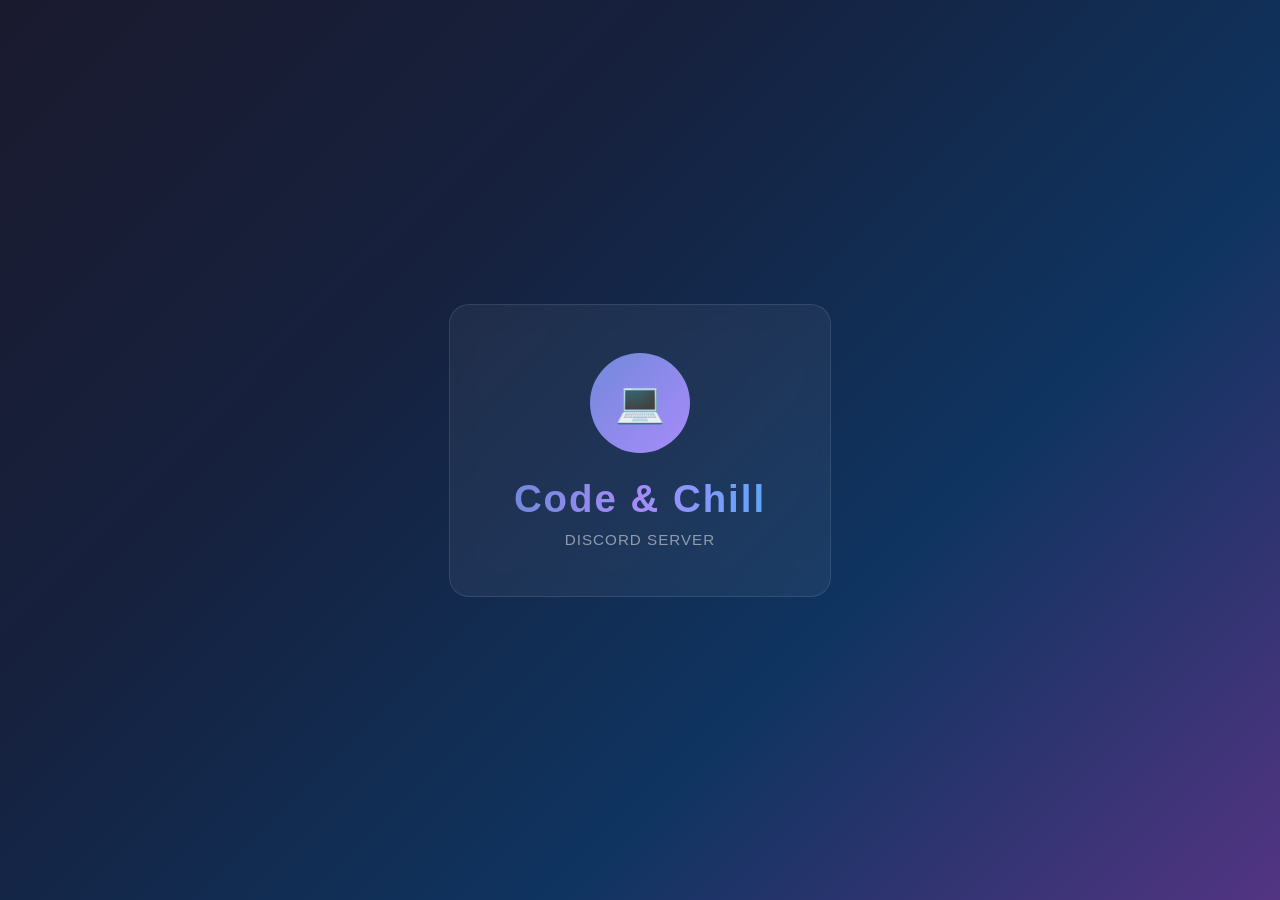
<file: discord.html>
<!DOCTYPE html>
<html lang="en">
<head>
  <meta charset="UTF-8">
  <meta name="viewport" content="width=device-width, initial-scale=1.0">
  <title>Code & Chill</title>
  <style>
    * {
      box-sizing: border-box;
      margin: 0;
      padding: 0;
    }

    body {
      min-height: 100vh;
      background: linear-gradient(135deg, #1a1a2e, #16213e, #0f3460, #533483);
      display: flex;
      align-items: center;
      justify-content: center;
      font-family: 'Segoe UI', sans-serif;
    }

    .card {
      background: rgba(255, 255, 255, 0.05);
      backdrop-filter: blur(12px);
      border: 1px solid rgba(255, 255, 255, 0.1);
      border-radius: 20px;
      padding: 48px 64px;
      text-align: center;
      color: white;
    }

    .icon {
      width: 100px;
      height: 100px;
      border-radius: 50%;
      background: linear-gradient(135deg, #7289da, #a78bfa);
      display: flex;
      align-items: center;
      justify-content: center;
      margin: 0 auto 24px;
      font-size: 2.5rem;
    }

    h1 {
      font-size: 2.4rem;
      font-weight: 700;
      letter-spacing: 2px;
      background: linear-gradient(90deg, #7289da, #a78bfa, #60a5fa);
      -webkit-background-clip: text;
      -webkit-text-fill-color: transparent;
      background-clip: text;
    }

    p {
      margin-top: 10px;
      font-size: 0.95rem;
      color: rgba(255, 255, 255, 0.5);
      letter-spacing: 1px;
      text-transform: uppercase;
    }
  </style>
</head>
<body>
  <div class="card">
    <div class="icon">💻</div>
    <h1>Code &amp; Chill</h1>
    <p>Discord Server</p>
  </div>
</body>
</html>
</file>
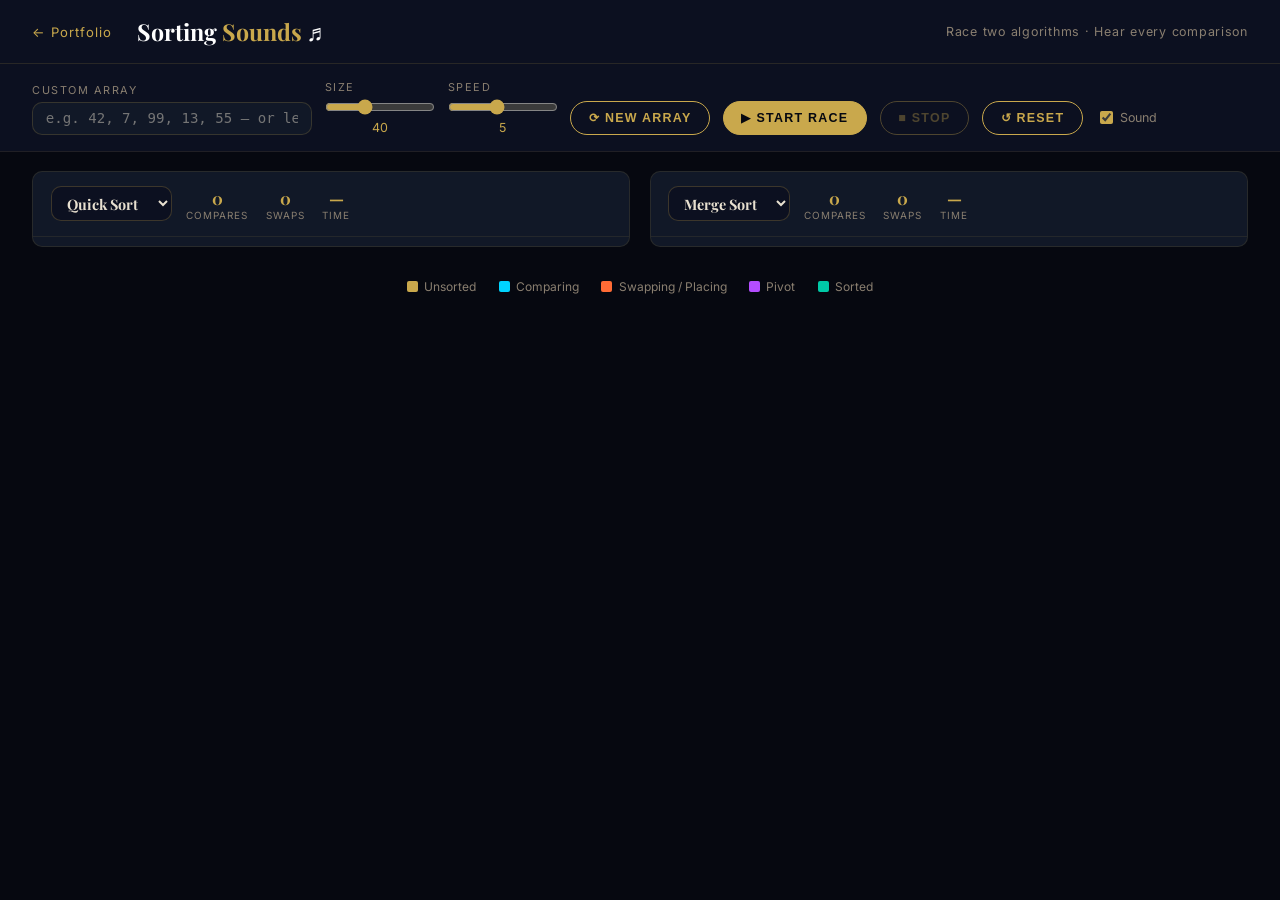
<file: sorting.html>
<!DOCTYPE html>
<html lang="en">
<head>
  <meta charset="UTF-8" />
  <meta name="viewport" content="width=device-width, initial-scale=1.0" />
  <title>Sorting Sounds — Angel Resto</title>
  <style>
    @import url('https://fonts.googleapis.com/css2?family=Playfair+Display:ital,wght@0,400;0,700;1,400&family=Inter:wght@300;400;500;600;700&display=swap');
    * { margin:0; padding:0; box-sizing:border-box; }
    :root {
      --gold:#c9a84c; --gold-l:#e8c96a; --gold-d:#7a5f25;
      --bg:#060810; --bgm:#0c1020; --bgc:#111827;
      --text:#e8e0d0; --dim:#8a7f70;
      --cyan:#00d4ff; --orange:#ff6b35; --green:#00c9a7; --purple:#b44dff;
      --r:10px;
    }
    body { font-family:'Inter',sans-serif; background:var(--bg); color:var(--text); min-height:100vh; }

    /* ── header ── */
    header {
      padding:1rem 2rem; display:flex; align-items:center; gap:1.5rem;
      border-bottom:1px solid rgba(201,168,76,.15); background:var(--bgm);
      position:sticky; top:0; z-index:10;
    }
    .back { color:var(--gold); text-decoration:none; font-size:.82rem; letter-spacing:.08em; transition:opacity .2s; }
    .back:hover { opacity:.6; }
    header h1 { font-family:'Playfair Display',serif; font-size:1.45rem; color:#fff; }
    header h1 span { color:var(--gold); }
    .subtitle { font-size:.78rem; color:var(--dim); margin-left:auto; letter-spacing:.06em; }

    /* ── controls ── */
    .controls {
      padding:1rem 2rem; background:var(--bgm);
      border-bottom:1px solid rgba(201,168,76,.1);
      display:flex; flex-wrap:wrap; gap:.8rem; align-items:flex-end;
    }
    .cg { display:flex; flex-direction:column; gap:.3rem; }
    .cg label { font-size:.68rem; letter-spacing:.14em; text-transform:uppercase; color:var(--dim); }
    .cg input[type=text] {
      background:var(--bgc); border:1px solid rgba(201,168,76,.2); color:var(--text);
      padding:.45rem .8rem; border-radius:var(--r); font-size:.88rem; font-family:monospace;
      width:280px; outline:none; transition:border-color .2s;
    }
    .cg input[type=text]:focus { border-color:var(--gold); }
    .cg input[type=range] { width:110px; accent-color:var(--gold); cursor:pointer; }
    .rv { font-size:.78rem; color:var(--gold); text-align:center; }
    .btn {
      background:transparent; border:1.5px solid var(--gold); color:var(--gold);
      padding:.45rem 1.1rem; border-radius:50px; font-size:.78rem; font-weight:600;
      letter-spacing:.1em; text-transform:uppercase; cursor:pointer;
      transition:background .2s,color .2s; height:34px; align-self:flex-end; white-space:nowrap;
    }
    .btn:hover { background:var(--gold); color:var(--bg); }
    .btn.primary { background:var(--gold); color:var(--bg); }
    .btn.primary:hover { background:var(--gold-l); }
    .btn:disabled { opacity:.35; cursor:default; pointer-events:none; }
    .sound-lbl {
      display:flex; align-items:center; gap:.4rem; font-size:.78rem; color:var(--dim);
      cursor:pointer; align-self:flex-end; height:34px; padding:0 .3rem;
    }
    .sound-lbl input { accent-color:var(--gold); cursor:pointer; }

    /* ── race ── */
    .race {
      display:grid; grid-template-columns:1fr 1fr; gap:1.2rem;
      padding:1.2rem 2rem;
    }

    /* ── panel ── */
    .panel {
      background:var(--bgc); border:1px solid rgba(201,168,76,.12);
      border-radius:var(--r); overflow:hidden; display:flex; flex-direction:column;
      transition:border-color .3s, box-shadow .3s;
    }
    .panel.winner {
      border-color:var(--gold);
      box-shadow:0 0 32px rgba(201,168,76,.22);
    }
    .panel-head {
      padding:.9rem 1.1rem; border-bottom:1px solid rgba(201,168,76,.1);
      display:flex; align-items:center; gap:.9rem; flex-wrap:wrap;
    }
    .panel-head select {
      background:var(--bgm); border:1px solid rgba(201,168,76,.25); color:var(--text);
      padding:.35rem .7rem; border-radius:var(--r);
      font-family:'Playfair Display',serif; font-size:.9rem; font-weight:700;
      cursor:pointer; outline:none; transition:border-color .2s;
    }
    .panel-head select:focus { border-color:var(--gold); }
    .stats { display:flex; gap:1.1rem; }
    .stat { display:flex; flex-direction:column; align-items:center; }
    .sv { font-size:1.05rem; font-weight:700; color:var(--gold); font-family:'Playfair Display',serif; }
    .sl { font-size:.62rem; letter-spacing:.1em; text-transform:uppercase; color:var(--dim); }
    .badge {
      margin-left:auto; background:var(--gold); color:var(--bg);
      font-size:.68rem; font-weight:700; letter-spacing:.1em; text-transform:uppercase;
      padding:.2rem .7rem; border-radius:50px; display:none;
    }
    .panel.winner .badge { display:inline-block; }

    /* ── bars ── */
    .bars-wrap { padding:.6rem .6rem 0; flex:1; height:300px; }
    .bars { display:flex; align-items:flex-end; gap:2px; width:100%; height:100%; }
    .bar { flex:1; border-radius:2px 2px 0 0; background:var(--gold); min-width:1px; }
    .bar.cmp { background:var(--cyan); }
    .bar.swp { background:var(--orange); }
    .bar.pvt { background:var(--purple); }
    .bar.srt { background:var(--green); }

    /* ── legend ── */
    .legend {
      display:flex; justify-content:center; gap:1.4rem; flex-wrap:wrap;
      padding:.8rem 2rem 1.2rem;
    }
    .li { display:flex; align-items:center; gap:.4rem; font-size:.75rem; color:var(--dim); }
    .ld { width:11px; height:11px; border-radius:2px; }

    @media(max-width:700px){
      .race { grid-template-columns:1fr; }
      .controls { flex-direction:column; }
      .cg input[type=text] { width:100%; }
    }
  </style>
</head>
<body>

<header>
  <a href="index.html" class="back">← Portfolio</a>
  <h1>Sorting <span>Sounds</span> ♬</h1>
  <span class="subtitle">Race two algorithms · Hear every comparison</span>
</header>

<div class="controls">
  <div class="cg">
    <label>Custom Array</label>
    <input type="text" id="arrInput" placeholder="e.g. 42, 7, 99, 13, 55 — or leave blank for random" />
  </div>
  <div class="cg">
    <label>Size</label>
    <input type="range" id="sizeR" min="8" max="100" value="40" />
    <div class="rv" id="sizeV">40</div>
  </div>
  <div class="cg">
    <label>Speed</label>
    <input type="range" id="speedR" min="1" max="10" value="5" />
    <div class="rv" id="speedV">5</div>
  </div>
  <button class="btn" id="genBtn">⟳ New Array</button>
  <button class="btn primary" id="startBtn">▶ Start Race</button>
  <button class="btn" id="stopBtn" disabled>■ Stop</button>
  <button class="btn" id="resetBtn">↺ Reset</button>
  <label class="sound-lbl"><input type="checkbox" id="soundOn" checked /> Sound</label>
</div>

<div class="race">
  <div class="panel" id="panelL">
    <div class="panel-head">
      <select id="algoL">
        <option value="bubble">Bubble Sort</option>
        <option value="quick" selected>Quick Sort</option>
        <option value="merge">Merge Sort</option>
        <option value="radix">Radix Sort</option>
      </select>
      <div class="stats">
        <div class="stat"><span class="sv" id="cmpL">0</span><span class="sl">Compares</span></div>
        <div class="stat"><span class="sv" id="swpL">0</span><span class="sl">Swaps</span></div>
        <div class="stat"><span class="sv" id="tmL">—</span><span class="sl">Time</span></div>
      </div>
      <span class="badge">🏆 Winner</span>
    </div>
    <div class="bars-wrap"><div class="bars" id="barsL"></div></div>
  </div>

  <div class="panel" id="panelR">
    <div class="panel-head">
      <select id="algoR">
        <option value="bubble">Bubble Sort</option>
        <option value="quick">Quick Sort</option>
        <option value="merge" selected>Merge Sort</option>
        <option value="radix">Radix Sort</option>
      </select>
      <div class="stats">
        <div class="stat"><span class="sv" id="cmpR">0</span><span class="sl">Compares</span></div>
        <div class="stat"><span class="sv" id="swpR">0</span><span class="sl">Swaps</span></div>
        <div class="stat"><span class="sv" id="tmR">—</span><span class="sl">Time</span></div>
      </div>
      <span class="badge">🏆 Winner</span>
    </div>
    <div class="bars-wrap"><div class="bars" id="barsR"></div></div>
  </div>
</div>

<div class="legend">
  <div class="li"><div class="ld" style="background:var(--gold)"></div>Unsorted</div>
  <div class="li"><div class="ld" style="background:var(--cyan)"></div>Comparing</div>
  <div class="li"><div class="ld" style="background:var(--orange)"></div>Swapping / Placing</div>
  <div class="li"><div class="ld" style="background:var(--purple)"></div>Pivot</div>
  <div class="li"><div class="ld" style="background:var(--green)"></div>Sorted</div>
</div>

<script>
// ─── Audio ────────────────────────────────────────────────────────────────────
let actx;
function ctx() { return actx || (actx = new (window.AudioContext || window.webkitAudioContext)()); }

function tone(val, max, isSwap) {
  if (!document.getElementById('soundOn').checked) return;
  try {
    const c = ctx(), o = c.createOscillator(), g = c.createGain();
    o.connect(g); g.connect(c.destination);
    o.frequency.value = 150 + (val / max) * 950;
    o.type = isSwap ? 'triangle' : 'sine';
    g.gain.setValueAtTime(0.1, c.currentTime);
    g.gain.exponentialRampToValueAtTime(0.001, c.currentTime + 0.1);
    o.start(); o.stop(c.currentTime + 0.1);
  } catch(_) {}
}

// ─── Step generators ──────────────────────────────────────────────────────────
// Step shape: { arr[], cmp[], swp[], pvt, srt:Set, done }

function bubbleSteps(inp) {
  const a=[...inp], n=a.length, S=[], srt=new Set();
  for (let i=0;i<n-1;i++) {
    for (let j=0;j<n-i-1;j++) {
      S.push({arr:[...a],cmp:[j,j+1],swp:[],pvt:-1,srt:new Set(srt)});
      if (a[j]>a[j+1]) {
        [a[j],a[j+1]]=[a[j+1],a[j]];
        S.push({arr:[...a],cmp:[],swp:[j,j+1],pvt:-1,srt:new Set(srt)});
      }
    }
    srt.add(n-1-i);
  }
  srt.add(0);
  S.push({arr:[...a],cmp:[],swp:[],pvt:-1,srt:new Set(srt),done:true});
  return S;
}

function quickSteps(inp) {
  const a=[...inp], n=a.length, S=[], srt=new Set();
  function part(lo,hi) {
    S.push({arr:[...a],cmp:[],swp:[],pvt:hi,srt:new Set(srt)});
    let i=lo-1;
    for (let j=lo;j<hi;j++) {
      S.push({arr:[...a],cmp:[j,hi],swp:[],pvt:hi,srt:new Set(srt)});
      if (a[j]<=a[hi]) {
        i++;
        if (i!==j) { [a[i],a[j]]=[a[j],a[i]]; S.push({arr:[...a],cmp:[],swp:[i,j],pvt:hi,srt:new Set(srt)}); }
      }
    }
    [a[i+1],a[hi]]=[a[hi],a[i+1]]; srt.add(i+1);
    S.push({arr:[...a],cmp:[],swp:[i+1,hi],pvt:-1,srt:new Set(srt)});
    return i+1;
  }
  function qs(lo,hi) {
    if (lo>=hi) { if(lo===hi) srt.add(lo); return; }
    const pi=part(lo,hi); qs(lo,pi-1); qs(pi+1,hi);
  }
  qs(0,n-1);
  for(let i=0;i<n;i++) srt.add(i);
  S.push({arr:[...a],cmp:[],swp:[],pvt:-1,srt:new Set(srt),done:true});
  return S;
}

function mergeSteps(inp) {
  const a=[...inp], n=a.length, S=[], srt=new Set();
  function mrg(lo,mid,hi) {
    const L=a.slice(lo,mid+1), R=a.slice(mid+1,hi+1);
    let i=0,j=0,k=lo;
    while(i<L.length&&j<R.length){
      S.push({arr:[...a],cmp:[lo+i,mid+1+j],swp:[],pvt:-1,srt:new Set(srt)});
      a[k++]=L[i]<=R[j]?L[i++]:R[j++];
      S.push({arr:[...a],cmp:[],swp:[k-1],pvt:-1,srt:new Set(srt)});
    }
    while(i<L.length){a[k]=L[i++];S.push({arr:[...a],cmp:[],swp:[k++],pvt:-1,srt:new Set(srt)});}
    while(j<R.length){a[k]=R[j++];S.push({arr:[...a],cmp:[],swp:[k++],pvt:-1,srt:new Set(srt)});}
  }
  function ms(lo,hi){ if(lo>=hi)return; const m=(lo+hi)>>1; ms(lo,m);ms(m+1,hi);mrg(lo,m,hi); }
  ms(0,n-1);
  for(let i=0;i<n;i++) srt.add(i);
  S.push({arr:[...a],cmp:[],swp:[],pvt:-1,srt:new Set(srt),done:true});
  return S;
}

function radixSteps(inp) {
  const a=[...inp], n=a.length, S=[];
  const maxV=Math.max(...a);
  function csort(exp) {
    const out=new Array(n), cnt=new Array(10).fill(0);
    for(let i=0;i<n;i++){ cnt[Math.floor(a[i]/exp)%10]++; S.push({arr:[...a],cmp:[i],swp:[],pvt:-1,srt:new Set()}); }
    for(let i=1;i<10;i++) cnt[i]+=cnt[i-1];
    for(let i=n-1;i>=0;i--){ out[--cnt[Math.floor(a[i]/exp)%10]]=a[i]; }
    for(let i=0;i<n;i++){ a[i]=out[i]; S.push({arr:[...a],cmp:[],swp:[i],pvt:-1,srt:new Set()}); }
  }
  for(let exp=1;Math.floor(maxV/exp)>0;exp*=10) csort(exp);
  const all=new Set([...Array(n).keys()]);
  S.push({arr:[...a],cmp:[],swp:[],pvt:-1,srt:all,done:true});
  return S;
}

const ALGOS = { bubble:bubbleSteps, quick:quickSteps, merge:mergeSteps, radix:radixSteps };
const DELAYS = [280,160,90,50,28,16,9,5,3,1]; // speed 1–10

// ─── State ────────────────────────────────────────────────────────────────────
let curArr=[], panels={}, raceStart=0, doneCount=0;

function delay() { return DELAYS[(+document.getElementById('speedR').value)-1]; }

// ─── Bars ─────────────────────────────────────────────────────────────────────
function buildBars(el, arr) {
  el.innerHTML='';
  const mx=Math.max(...arr);
  arr.forEach(v=>{
    const b=document.createElement('div');
    b.className='bar';
    b.style.height=(v/mx*100)+'%';
    el.appendChild(b);
  });
}

function drawStep(el, step) {
  const {arr,cmp,swp,pvt,srt,done}=step;
  const mx=Math.max(...arr);
  [...el.children].forEach((b,i)=>{
    b.style.height=(arr[i]/mx*100)+'%';
    if(done||srt.has(i))      b.className='bar srt';
    else if(swp.includes(i))  b.className='bar swp';
    else if(i===pvt)          b.className='bar pvt';
    else if(cmp.includes(i))  b.className='bar cmp';
    else                      b.className='bar';
  });
}

// ─── Panel tick ───────────────────────────────────────────────────────────────
function tick(p) {
  if(p.idx>=p.steps.length) return;
  const step=p.steps[p.idx++];
  drawStep(p.barsEl, step);

  const mx=Math.max(...step.arr);
  if(step.cmp.length){ p.cmps++; tone(step.arr[step.cmp[0]],mx,false); }
  if(step.swp.length){ p.swps++; tone(step.arr[step.swp[0]],mx,true);  }
  document.getElementById('cmp'+p.id).textContent=p.cmps;
  document.getElementById('swp'+p.id).textContent=p.swps;
  document.getElementById('tm'+p.id).textContent=(Date.now()-raceStart)+'ms';

  if(step.done){
    p.done=true; doneCount++;
    if(doneCount===1) p.panelEl.classList.add('winner');
    if(doneCount>=2){ document.getElementById('startBtn').disabled=false; document.getElementById('stopBtn').disabled=true; }
    return;
  }
  p.timer=setTimeout(()=>tick(p), delay());
}

// ─── Array helpers ────────────────────────────────────────────────────────────
function randArr(n){ return Array.from({length:n},()=>Math.ceil(Math.random()*99)); }

function parseArr(str) {
  const vals=str.split(/[\s,]+/).map(Number).filter(v=>Number.isFinite(v)&&v>0&&Number.isInteger(v));
  return vals.length>=2 ? vals.slice(0,100) : null;
}

function loadArr() {
  const custom=parseArr(document.getElementById('arrInput').value);
  curArr=custom||randArr(+document.getElementById('sizeR').value);
}

// ─── UI helpers ───────────────────────────────────────────────────────────────
function stopAll(){ Object.values(panels).forEach(p=>clearTimeout(p.timer)); }

function resetUI(){
  ['L','R'].forEach(s=>{
    document.getElementById('cmp'+s).textContent='0';
    document.getElementById('swp'+s).textContent='0';
    document.getElementById('tm'+s).textContent='—';
    document.getElementById('panel'+s).classList.remove('winner');
  });
}

function preview(){
  loadArr();
  buildBars(document.getElementById('barsL'), curArr);
  buildBars(document.getElementById('barsR'), curArr);
  resetUI();
}

// ─── Buttons ──────────────────────────────────────────────────────────────────
document.getElementById('genBtn').addEventListener('click',()=>{
  document.getElementById('arrInput').value='';
  stopAll(); preview();
  document.getElementById('startBtn').disabled=false;
  document.getElementById('stopBtn').disabled=true;
});

document.getElementById('sizeR').addEventListener('input',e=>{
  document.getElementById('sizeV').textContent=e.target.value;
  if(!document.getElementById('arrInput').value){ stopAll(); preview(); }
});

document.getElementById('speedR').addEventListener('input',e=>{
  document.getElementById('speedV').textContent=e.target.value;
});

document.getElementById('startBtn').addEventListener('click',()=>{
  stopAll(); ctx(); // unlock audio on gesture
  loadArr(); resetUI(); doneCount=0;

  const mkPanel=(id)=>({
    id, idx:0, cmps:0, swps:0, done:false, timer:null,
    barsEl: document.getElementById('bars'+id),
    panelEl: document.getElementById('panel'+id),
    steps: ALGOS[document.getElementById('algo'+id).value]([...curArr]),
  });

  panels={L:mkPanel('L'), R:mkPanel('R')};
  buildBars(panels.L.barsEl, curArr);
  buildBars(panels.R.barsEl, curArr);

  raceStart=Date.now();
  document.getElementById('startBtn').disabled=true;
  document.getElementById('stopBtn').disabled=false;
  tick(panels.L); tick(panels.R);
});

document.getElementById('stopBtn').addEventListener('click',()=>{
  stopAll();
  document.getElementById('startBtn').disabled=false;
  document.getElementById('stopBtn').disabled=true;
});

document.getElementById('resetBtn').addEventListener('click',()=>{
  stopAll(); preview();
  document.getElementById('startBtn').disabled=false;
  document.getElementById('stopBtn').disabled=true;
});

// Init
preview();
</script>
</body>
</html>
</file>
